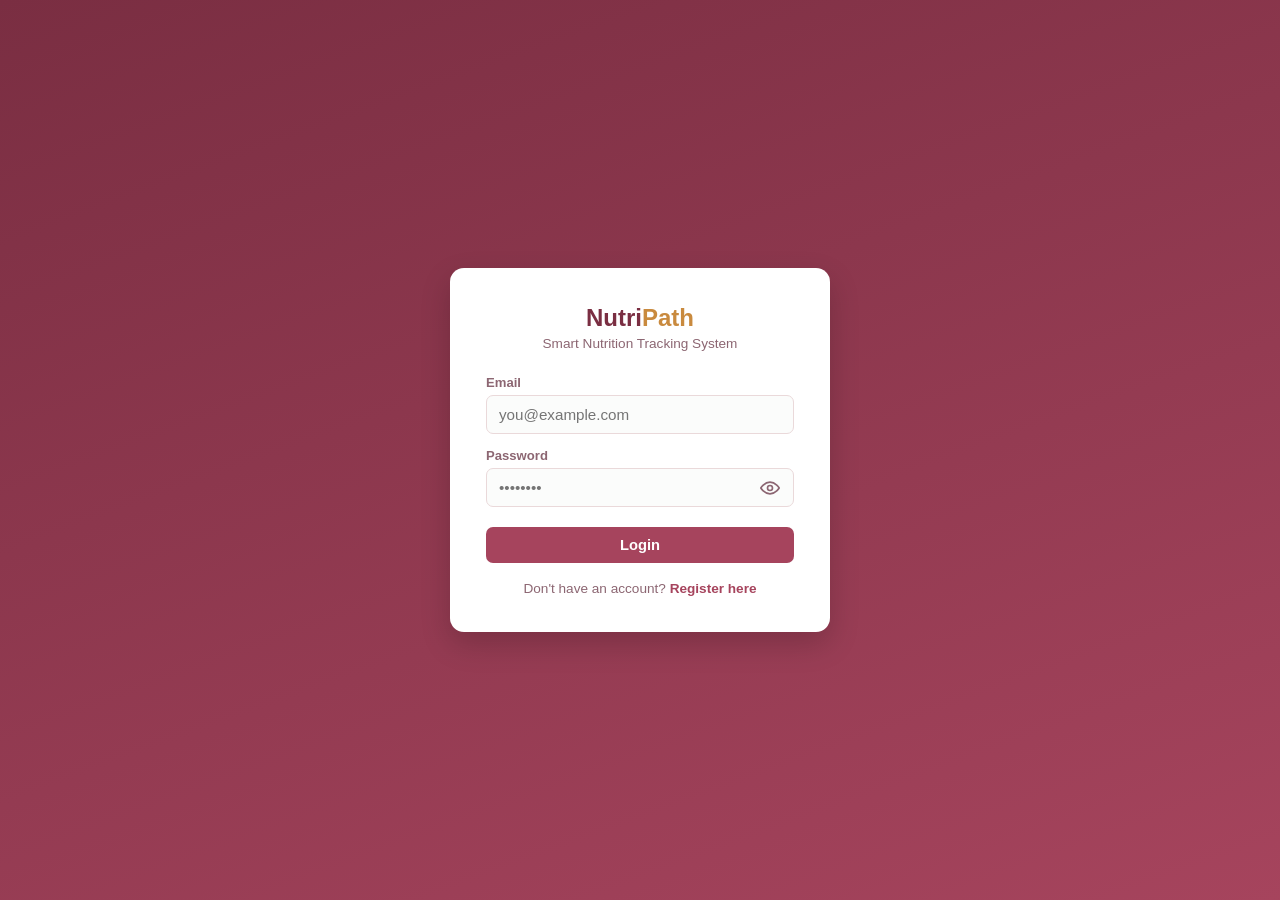
<file: index.html>
<!DOCTYPE html>
<html lang="en">
<head>
<meta charset="UTF-8" />
<title>NutriPath — Login</title>
<link rel="stylesheet" href="css/style.css" />
</head>
<body>

<div class="auth-page">
  <div class="auth-card">
    <div class="logo">Nutri<span>Path</span></div>
    <div class="subtitle">Smart Nutrition Tracking System</div>

    <!-- LOGIN FORM -->
    <form id="loginForm">
      <label for="loginEmail">Email</label>
      <input type="email" id="loginEmail" required placeholder="you@example.com" />

      <label for="loginPassword">Password</label>
        <div class="password-wrap">
          <input type="password" id="loginPassword" required placeholder="••••••••" />
          <button type="button" class="toggle-pw" data-target="loginPassword" aria-label="Show password">
            <svg class="eye-icon" viewBox="0 0 24 24" fill="none" stroke="currentColor" stroke-width="2">
             <path d="M1 12s4-7 11-7 11 7 11 7-4 7-11 7-11-7-11-7z"/>
             <circle cx="12" cy="12" r="3"/>
          </svg>
        </button>
        </div>

      <button type="submit" class="primary full-width">Login</button>
      <div id="loginError" class="error-msg"></div>
    </form>

    <div class="switch-link">
      Don't have an account? <a href="#" id="showRegister">Register here</a>
    </div>

    <!-- REGISTER FORM (hidden by default) -->
    <form id="registerForm" style="display:none;">
      <label for="regEmail">Email</label>
      <input type="email" id="regEmail" required placeholder="you@example.com" />

      <label for="regPassword">Password</label>
         <div class="password-wrap">
              <input type="password" id="regPassword" required placeholder="••••••••" />
              <button type="button" class="toggle-pw" data-target="regPassword" aria-label="Show password">
                  <svg class="eye-icon" viewBox="0 0 24 24" fill="none" stroke="currentColor" stroke-width="2">
                    <path d="M1 12s4-7 11-7 11 7 11 7-4 7-11 7-11-7-11-7z"/>
                    <circle cx="12" cy="12" r="3"/>
                  </svg>
                </button>
         </div>

      <label for="regRole">Role</label>
      <select id="regRole">
        <option value="USER">USER</option>
        <option value="ADMIN">ADMIN</option>
      </select>

      <button type="submit" class="primary full-width">Register</button>
      <div id="registerError" class="error-msg"></div>
      <div id="registerSuccess" class="success-msg"></div>
    </form>

    <div class="switch-link" id="backToLoginWrap" style="display:none;">
      Already have an account? <a href="#" id="showLogin">Login here</a>
    </div>
  </div>
</div>

<script src="js/api.js"></script>
<script>
  // If already logged in, go straight to dashboard
  if (isLoggedIn()) {
    window.location.href = "dashboard.html";
  }

  document.querySelectorAll(".toggle-pw").forEach((btn) => {
  btn.addEventListener("click", () => {
    const input = document.getElementById(btn.getAttribute("data-target"));
    if (input.type === "password") {
      input.type = "text";
      btn.classList.add("pw-visible");
    } else {
      input.type = "password";
      btn.classList.remove("pw-visible");
    }
  });
});
  const loginForm = document.getElementById("loginForm");
  const registerForm = document.getElementById("registerForm");
  const showRegister = document.getElementById("showRegister");
  const showLogin = document.getElementById("showLogin");
  const backToLoginWrap = document.getElementById("backToLoginWrap");
  const switchLinkTop = document.querySelector(".switch-link");

  showRegister.addEventListener("click", (e) => {
    e.preventDefault();
    loginForm.style.display = "none";
    switchLinkTop.style.display = "none";
    registerForm.style.display = "block";
    backToLoginWrap.style.display = "block";
  });

  showLogin.addEventListener("click", (e) => {
    e.preventDefault();
    registerForm.style.display = "none";
    backToLoginWrap.style.display = "none";
    loginForm.style.display = "block";
    switchLinkTop.style.display = "block";
  });

  loginForm.addEventListener("submit", async (e) => {
    e.preventDefault();
    clearError("loginError");
    const email = document.getElementById("loginEmail").value.trim();
    const password = document.getElementById("loginPassword").value;

    try {
      const data = await apiCall("/auth/login", "POST", { email, password });
      const token = data.token;
      const role = decodeJwtRole(token) || "USER";
      saveSession(token, email, role);
      window.location.href = "dashboard.html";
    } catch (err) {
      showError("loginError", err.message);
    }
  });

  registerForm.addEventListener("submit", async (e) => {
    e.preventDefault();
    clearError("registerError");
    document.getElementById("registerSuccess").classList.remove("visible");

    const email = document.getElementById("regEmail").value.trim();
    const password = document.getElementById("regPassword").value;
    const role = document.getElementById("regRole").value;

    try {
      await apiCall("/auth/register", "POST", { email, password, role });
      const successEl = document.getElementById("registerSuccess");
      successEl.textContent = "Registration successful! You can now login.";
      successEl.classList.add("visible");
      registerForm.reset();
    } catch (err) {
      showError("registerError", err.message);
    }
  });
</script>
</body>
</html>
</file>
<file: css/style.css>
:root {
  --bg: #FAF1EE;
  --surface: #ffffff;
  --ink: #34191F;
  --muted: #8C6672;
  --primary: #A6445D;
  --primary-dark: #7A2E42;
  --accent: #C98A3E;
  --danger: #A6342F;
  --border: #EAD9DA;
  --radius: 10px;
}

* {
  box-sizing: border-box;
}

body {
  margin: 0;
  font-family: "Segoe UI", "Helvetica Neue", Arial, sans-serif;
  background: var(--bg);
  color: var(--ink);
}

.topbar {
  background: var(--primary-dark);
  color: white;
  padding: 14px 24px;
  display: flex;
  justify-content: space-between;
  align-items: center;
}

.topbar .brand {
  font-size: 1.25rem;
  font-weight: 700;
  letter-spacing: 0.02em;
}

.topbar .brand span {
  color: var(--accent);
}

.topbar .session-info {
  font-size: 0.85rem;
  color: #F2D9DD;
  display: flex;
  align-items: center;
  gap: 14px;
}

.topbar .role-badge {
  background: var(--accent);
  color: #2c1c05;
  padding: 2px 10px;
  border-radius: 999px;
  font-weight: 600;
  font-size: 0.75rem;
}

.topbar button {
  background: transparent;
  border: 1px solid #C68599;
  color: white;
  padding: 6px 14px;
  border-radius: 6px;
  cursor: pointer;
  font-size: 0.85rem;
}

.topbar button:hover {
  background: rgba(255, 255, 255, 0.1);
}

nav.tabs {
  display: flex;
  gap: 4px;
  background: var(--surface);
  padding: 0 24px;
  border-bottom: 1px solid var(--border);
  overflow-x: auto;
}

nav.tabs a {
  padding: 14px 16px;
  text-decoration: none;
  color: var(--muted);
  font-size: 0.92rem;
  font-weight: 600;
  border-bottom: 3px solid transparent;
  white-space: nowrap;
}

nav.tabs a.active {
  color: var(--primary-dark);
  border-bottom-color: var(--primary);
}

main {
  max-width: 960px;
  margin: 28px auto;
  padding: 0 20px 60px;
}

.card {
  background: var(--surface);
  border: 1px solid var(--border);
  border-radius: var(--radius);
  padding: 22px;
  margin-bottom: 20px;
}

h1, h2 {
  margin-top: 0;
}

h1 {
  font-size: 1.4rem;
}

h2 {
  font-size: 1.1rem;
  color: var(--primary-dark);
}

.auth-page {
  min-height: 100vh;
  display: flex;
  align-items: center;
  justify-content: center;
  background: linear-gradient(160deg, var(--primary-dark), var(--primary));
}

.auth-card {
  background: var(--surface);
  padding: 36px;
  border-radius: 14px;
  width: 100%;
  max-width: 380px;
  box-shadow: 0 12px 30px rgba(0, 0, 0, 0.18);
}

.auth-card .logo {
  text-align: center;
  font-size: 1.5rem;
  font-weight: 800;
  color: var(--primary-dark);
  margin-bottom: 4px;
}

.auth-card .logo span {
  color: var(--accent);
}

.auth-card .subtitle {
  text-align: center;
  color: var(--muted);
  font-size: 0.85rem;
  margin-bottom: 24px;
}

label {
  display: block;
  font-size: 0.82rem;
  font-weight: 600;
  color: var(--muted);
  margin-bottom: 5px;
  margin-top: 14px;
}

input, select {
  width: 100%;
  padding: 10px 12px;
  border: 1px solid var(--border);
  border-radius: 7px;
  font-size: 0.95rem;
  background: #fbfcfb;
}
.toggle-pw {
  position: absolute;
  right: 10px;
  top: 50%;
  transform: translateY(-50%);
  background: none;
  border: none;
  color: var(--muted);
  cursor: pointer;
  padding: 4px;
  display: flex;
  align-items: center;
  justify-content: center;
}

.toggle-pw:hover {
  color: var(--primary);
}

.toggle-pw.pw-visible {
  color: var(--primary);
}

.eye-icon {
  width: 20px;
  height: 20px;
}

.password-wrap {
  position: relative;
}
.password-wrap input {
  padding-right: 60px;
}


input:focus, select:focus {
  outline: 2px solid var(--primary);
  outline-offset: 1px;
}

button.primary, .btn {
  background: var(--primary);
  color: white;
  border: none;
  padding: 10px 18px;
  border-radius: 7px;
  font-size: 0.92rem;
  font-weight: 600;
  cursor: pointer;
}

button.primary:hover, .btn:hover {
  background: var(--primary-dark);
}

button.primary:disabled {
  background: #CBA0AA;
  cursor: not-allowed;
}

.full-width {
  width: 100%;
  margin-top: 20px;
}

.switch-link {
  text-align: center;
  margin-top: 18px;
  font-size: 0.85rem;
  color: var(--muted);
}

.switch-link a {
  color: var(--primary);
  font-weight: 600;
  text-decoration: none;
}

.error-msg {
  display: none;
  background: #fbe9e5;
  color: var(--danger);
  border: 1px solid #f0c3b8;
  padding: 10px 12px;
  border-radius: 7px;
  font-size: 0.85rem;
  margin-top: 14px;
}

.error-msg.visible {
  display: block;
}

.success-msg {
  display: none;
  background: #F7EAE9;
  color: var(--primary-dark);
  border: 1px solid #E3B9C0;
  padding: 10px 12px;
  border-radius: 7px;
  font-size: 0.85rem;
  margin-top: 14px;
}

.success-msg.visible {
  display: block;
}

table {
  width: 100%;
  border-collapse: collapse;
  margin-top: 14px;
  font-size: 0.9rem;
}

th, td {
  text-align: left;
  padding: 10px 8px;
  border-bottom: 1px solid var(--border);
}

th {
  color: var(--muted);
  font-size: 0.78rem;
  text-transform: uppercase;
  letter-spacing: 0.03em;
}

tr:hover {
  background: #FBF2F0;
}

.row-actions button {
  border: none;
  background: none;
  cursor: pointer;
  font-size: 0.85rem;
  padding: 4px 8px;
  border-radius: 5px;
}

.row-actions .view-btn {
  color: var(--primary-dark);
}

.row-actions .delete-btn {
  color: var(--danger);
}

.row-actions button:hover {
  background: var(--bg);
}

.form-grid {
  display: grid;
  grid-template-columns: 1fr 1fr;
  gap: 0 16px;
}

.admin-only-note {
  font-size: 0.78rem;
  color: var(--muted);
  background: #F5E9E7;
  border: 1px dashed var(--border);
  padding: 8px 12px;
  border-radius: 7px;
  margin-top: 10px;
}

.empty-state {
  color: var(--muted);
  font-size: 0.88rem;
  padding: 18px 0;
  text-align: center;
}

.field-inline {
  display: flex;
  gap: 10px;
  align-items: flex-end;
  margin-top: 14px;
  flex-wrap: wrap;
}

.field-inline > div {
  flex: 1;
  min-width: 140px;
}
</file>
